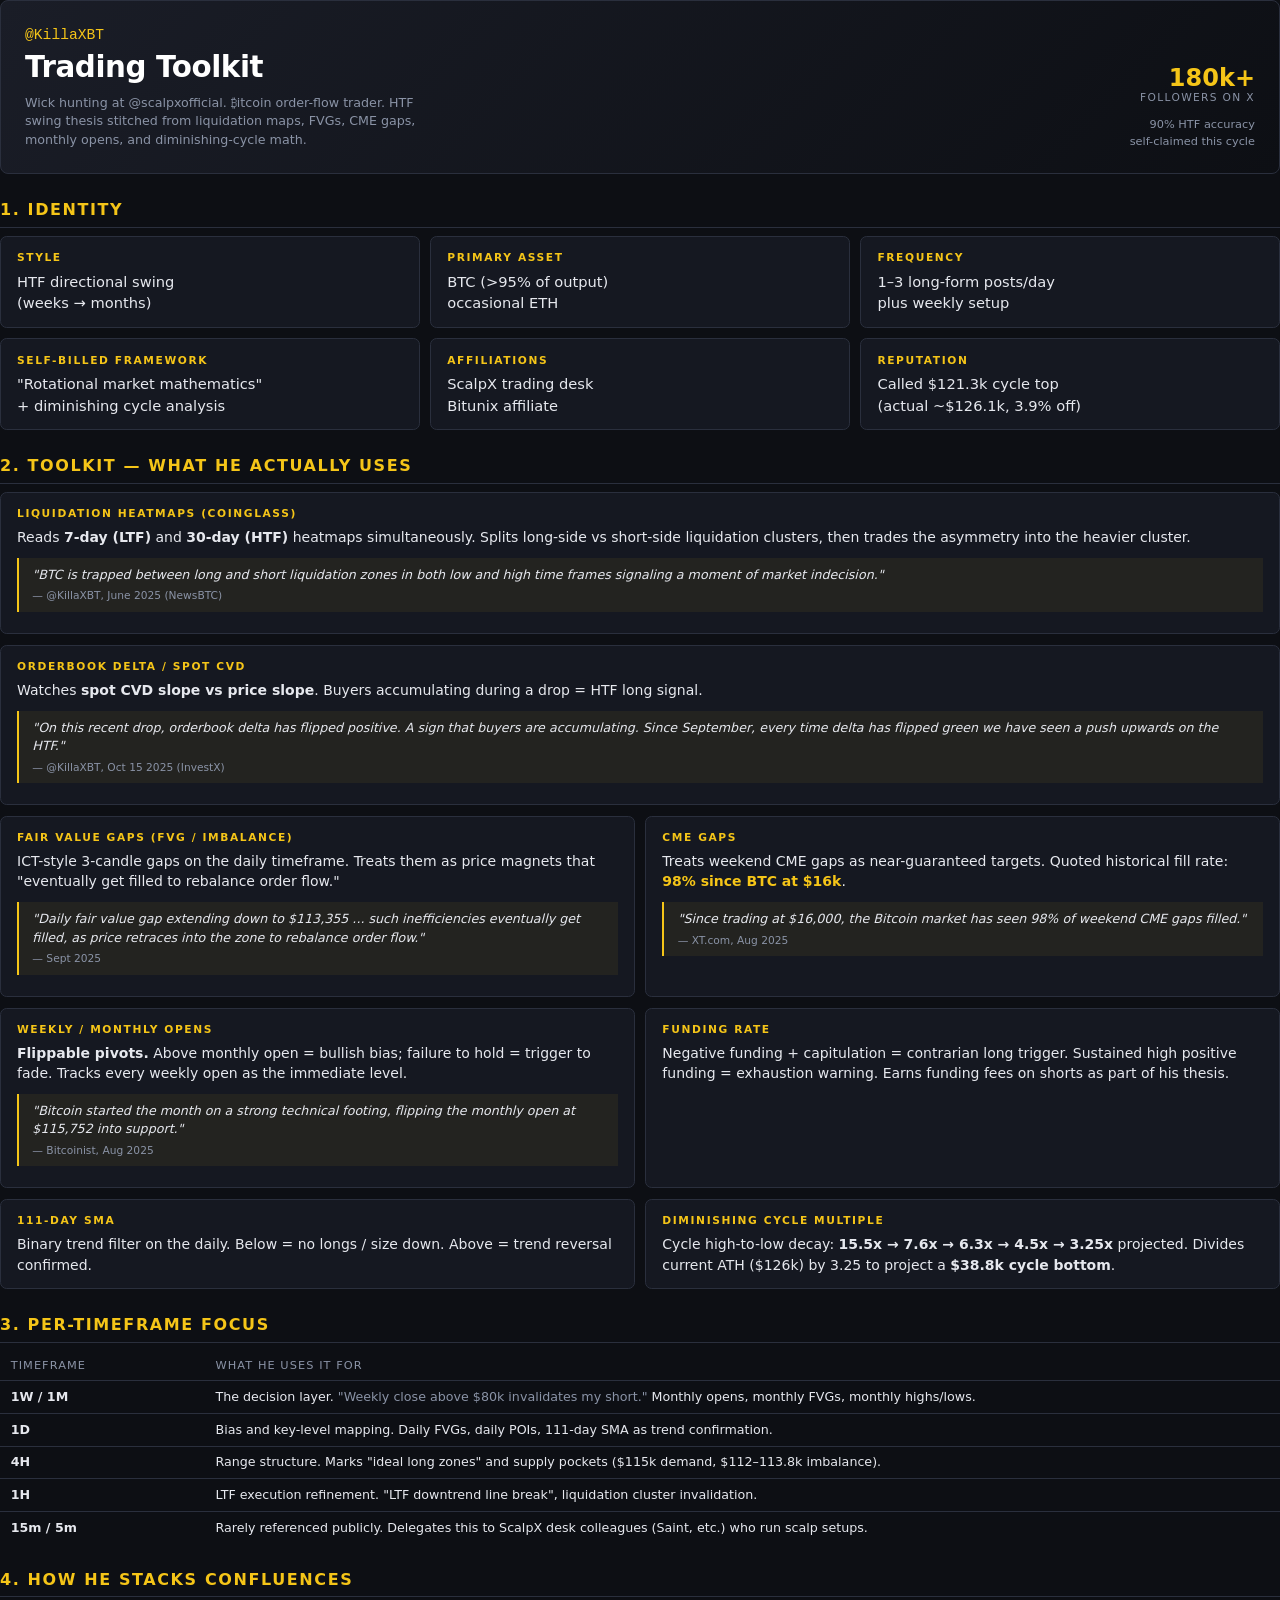
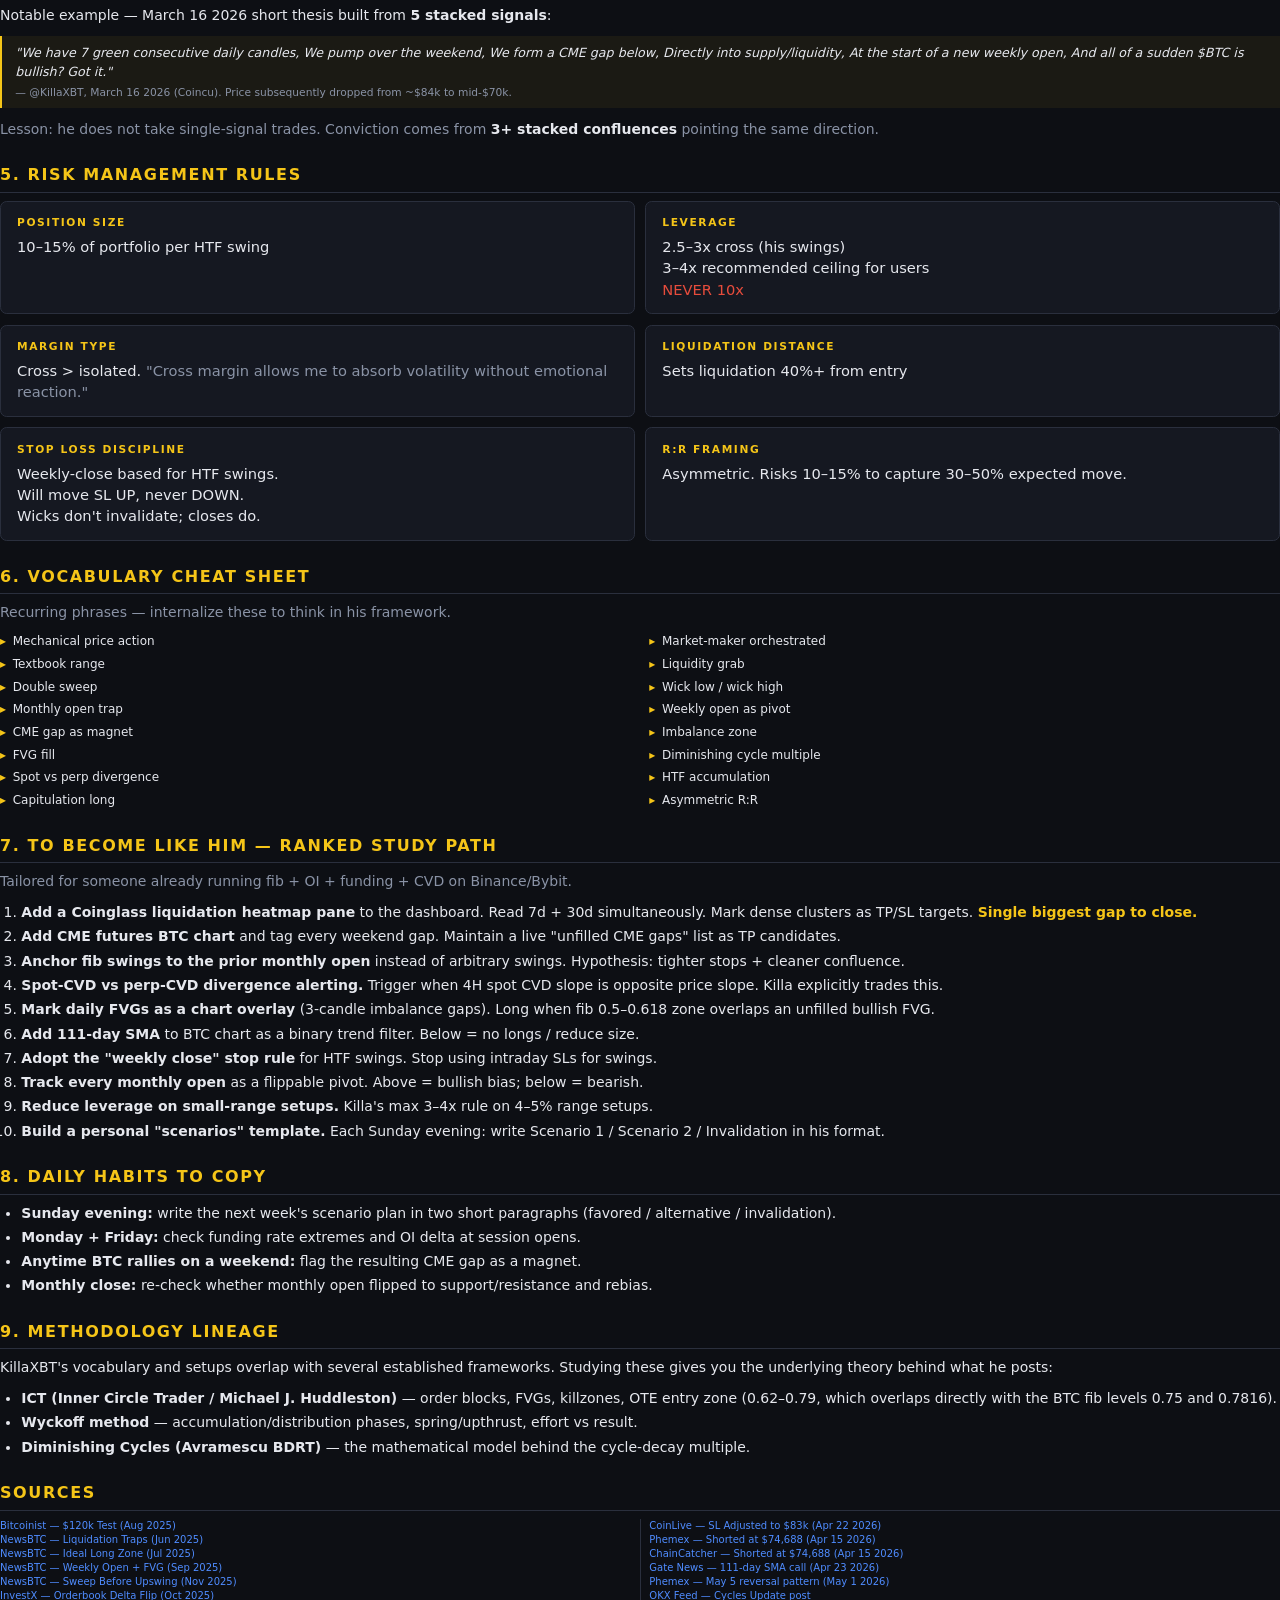
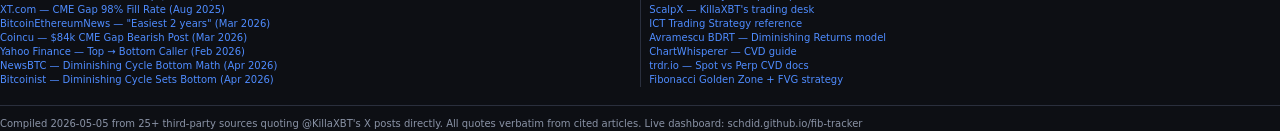
<file: pdf-src/killaxbt-toolkit.html>
<!doctype html>
<html lang="en">
<head>
<meta charset="utf-8" />
<title>KillaXBT — Trading Toolkit</title>
<style>
  @page {
    size: A4;
    margin: 14mm 14mm 16mm 14mm;
  }
  :root {
    --bg: #0d0f14;
    --panel: #151821;
    --border: #2a2f3d;
    --text: #e6e8ee;
    --muted: #8a93a6;
    --gold: #f5c518;
    --green: #2ecc71;
    --red: #e74c3c;
    --blue: #4f8cff;
  }
  * { box-sizing: border-box; }
  html, body { background: var(--bg); color: var(--text); margin: 0; padding: 0;
    font-family: -apple-system, BlinkMacSystemFont, "Helvetica Neue", system-ui, sans-serif;
    font-size: 10.5pt; line-height: 1.45; }
  .page { padding: 0; }
  h1 { font-size: 22pt; margin: 0 0 4pt; letter-spacing: -0.3pt; }
  h2 { font-size: 12pt; margin: 18pt 0 6pt; padding-bottom: 4pt;
    border-bottom: 1px solid var(--border); color: var(--gold);
    text-transform: uppercase; letter-spacing: 1.2pt; font-weight: 600; }
  h3 { font-size: 10.5pt; margin: 10pt 0 4pt; color: var(--text); font-weight: 600; }
  p, ul, ol, table { margin: 4pt 0 8pt; }
  ul, ol { padding-left: 16pt; }
  li { margin-bottom: 3pt; }
  .muted { color: var(--muted); }
  .gold { color: var(--gold); }
  .green { color: var(--green); }
  .red { color: var(--red); }
  .blue { color: var(--blue); }
  strong { color: var(--text); }

  /* Cover header */
  .cover {
    background: linear-gradient(135deg, #1a1d27 0%, #0d0f14 100%);
    padding: 18pt 18pt;
    border: 1px solid var(--border);
    border-radius: 6pt;
    margin-bottom: 14pt;
    display: flex; justify-content: space-between; align-items: flex-end;
  }
  .cover-l .handle { color: var(--gold); font-size: 11pt; font-family: "SF Mono", Menlo, monospace; }
  .cover-l h1 { color: #fff; }
  .cover-l .tagline { color: var(--muted); font-size: 9.5pt; margin-top: 4pt; max-width: 110mm; }
  .cover-r { text-align: right; color: var(--muted); font-size: 8.5pt; }
  .cover-r .followers { font-size: 18pt; color: var(--gold); font-weight: 700; line-height: 1; }
  .cover-r .followers-label { color: var(--muted); font-size: 8pt; letter-spacing: 1pt; text-transform: uppercase; }

  /* Cards */
  .grid {
    display: grid; gap: 8pt;
  }
  .grid-2 { grid-template-columns: 1fr 1fr; }
  .grid-3 { grid-template-columns: 1fr 1fr 1fr; }
  .card {
    background: var(--panel);
    border: 1px solid var(--border);
    border-radius: 5pt;
    padding: 10pt 12pt;
    page-break-inside: avoid;
  }
  .card .label {
    color: var(--gold); font-size: 8pt; letter-spacing: 1.2pt;
    text-transform: uppercase; margin-bottom: 4pt; font-weight: 600;
  }
  .card .value { font-size: 11pt; }
  .card p:last-child { margin-bottom: 0; }

  table { width: 100%; border-collapse: collapse; font-size: 9.5pt; }
  th, td { text-align: left; padding: 5pt 8pt; border-bottom: 1px solid var(--border); }
  th { color: var(--muted); font-weight: 500; font-size: 8.5pt;
    letter-spacing: 0.8pt; text-transform: uppercase; }
  tr:last-child td { border-bottom: none; }

  blockquote {
    border-left: 2px solid var(--gold);
    background: rgba(245, 197, 24, 0.06);
    margin: 6pt 0;
    padding: 6pt 10pt;
    color: var(--text);
    font-style: italic;
    font-size: 9.5pt;
  }
  blockquote .src { display: block; color: var(--muted); font-size: 8pt; margin-top: 3pt; font-style: normal; }

  .vocab {
    display: grid; grid-template-columns: 1fr 1fr; gap: 4pt 14pt;
  }
  .vocab span { font-size: 9pt; color: var(--text); }
  .vocab span::before { content: "▸"; color: var(--gold); margin-right: 5pt; }

  .footer {
    margin-top: 14pt; padding-top: 8pt;
    border-top: 1px solid var(--border);
    color: var(--muted); font-size: 7.5pt;
  }
  .sources { columns: 2; column-gap: 14pt; column-rule: 1px solid var(--border);
    font-size: 7.5pt; line-height: 1.4; color: var(--muted); }
  .sources a { color: var(--blue); text-decoration: none; word-break: break-word; }

  .page-break { page-break-after: always; }
  section { page-break-inside: avoid; }
  h2 { page-break-after: avoid; }
</style>
</head>
<body>
<div class="page">

  <!-- COVER HEADER -->
  <div class="cover">
    <div class="cover-l">
      <div class="handle">@KillaXBT</div>
      <h1>Trading Toolkit</h1>
      <div class="tagline">Wick hunting at @scalpxofficial. ₿itcoin order-flow trader. HTF swing thesis stitched from liquidation maps, FVGs, CME gaps, monthly opens, and diminishing-cycle math.</div>
    </div>
    <div class="cover-r">
      <div class="followers">180k+</div>
      <div class="followers-label">followers on X</div>
      <div style="margin-top: 8pt;">90% HTF accuracy<br/>self-claimed this cycle</div>
    </div>
  </div>

  <!-- SECTION 1: IDENTITY -->
  <section>
    <h2>1. Identity</h2>
    <div class="grid grid-3">
      <div class="card">
        <div class="label">Style</div>
        <div class="value">HTF directional swing<br/>(weeks → months)</div>
      </div>
      <div class="card">
        <div class="label">Primary asset</div>
        <div class="value">BTC (>95% of output)<br/>occasional ETH</div>
      </div>
      <div class="card">
        <div class="label">Frequency</div>
        <div class="value">1–3 long-form posts/day<br/>plus weekly setup</div>
      </div>
      <div class="card">
        <div class="label">Self-billed framework</div>
        <div class="value">"Rotational market mathematics"<br/>+ diminishing cycle analysis</div>
      </div>
      <div class="card">
        <div class="label">Affiliations</div>
        <div class="value">ScalpX trading desk<br/>Bitunix affiliate</div>
      </div>
      <div class="card">
        <div class="label">Reputation</div>
        <div class="value">Called $121.3k cycle top<br/>(actual ~$126.1k, 3.9% off)</div>
      </div>
    </div>
  </section>

  <!-- SECTION 2: TOOLKIT -->
  <section>
    <h2>2. Toolkit — what he actually uses</h2>

    <div class="card" style="margin-bottom: 8pt;">
      <div class="label">Liquidation heatmaps (Coinglass)</div>
      <p>Reads <strong>7-day (LTF)</strong> and <strong>30-day (HTF)</strong> heatmaps simultaneously. Splits long-side vs short-side liquidation clusters, then trades the asymmetry into the heavier cluster.</p>
      <blockquote>"BTC is trapped between long and short liquidation zones in both low and high time frames signaling a moment of market indecision."<span class="src">— @KillaXBT, June 2025 (NewsBTC)</span></blockquote>
    </div>

    <div class="card" style="margin-bottom: 8pt;">
      <div class="label">Orderbook delta / spot CVD</div>
      <p>Watches <strong>spot CVD slope vs price slope</strong>. Buyers accumulating during a drop = HTF long signal.</p>
      <blockquote>"On this recent drop, orderbook delta has flipped positive. A sign that buyers are accumulating. Since September, every time delta has flipped green we have seen a push upwards on the HTF."<span class="src">— @KillaXBT, Oct 15 2025 (InvestX)</span></blockquote>
    </div>

    <div class="grid grid-2">
      <div class="card">
        <div class="label">Fair Value Gaps (FVG / imbalance)</div>
        <p>ICT-style 3-candle gaps on the daily timeframe. Treats them as price magnets that "eventually get filled to rebalance order flow."</p>
        <blockquote>"Daily fair value gap extending down to $113,355 ... such inefficiencies eventually get filled, as price retraces into the zone to rebalance order flow."<span class="src">— Sept 2025</span></blockquote>
      </div>
      <div class="card">
        <div class="label">CME gaps</div>
        <p>Treats weekend CME gaps as near-guaranteed targets. Quoted historical fill rate: <strong class="gold">98% since BTC at $16k</strong>.</p>
        <blockquote>"Since trading at $16,000, the Bitcoin market has seen 98% of weekend CME gaps filled."<span class="src">— XT.com, Aug 2025</span></blockquote>
      </div>
      <div class="card">
        <div class="label">Weekly / monthly opens</div>
        <p><strong>Flippable pivots.</strong> Above monthly open = bullish bias; failure to hold = trigger to fade. Tracks every weekly open as the immediate level.</p>
        <blockquote>"Bitcoin started the month on a strong technical footing, flipping the monthly open at $115,752 into support."<span class="src">— Bitcoinist, Aug 2025</span></blockquote>
      </div>
      <div class="card">
        <div class="label">Funding rate</div>
        <p>Negative funding + capitulation = contrarian long trigger. Sustained high positive funding = exhaustion warning. Earns funding fees on shorts as part of his thesis.</p>
      </div>
      <div class="card">
        <div class="label">111-day SMA</div>
        <p>Binary trend filter on the daily. Below = no longs / size down. Above = trend reversal confirmed.</p>
      </div>
      <div class="card">
        <div class="label">Diminishing cycle multiple</div>
        <p>Cycle high-to-low decay: <strong>15.5x → 7.6x → 6.3x → 4.5x → 3.25x</strong> projected. Divides current ATH ($126k) by 3.25 to project a <strong>$38.8k cycle bottom</strong>.</p>
      </div>
    </div>
  </section>

  <div class="page-break"></div>

  <!-- SECTION 3: TIMEFRAMES -->
  <section>
    <h2>3. Per-timeframe focus</h2>
    <table>
      <thead><tr><th style="width: 16%;">Timeframe</th><th>What he uses it for</th></tr></thead>
      <tbody>
        <tr><td><strong>1W / 1M</strong></td><td>The decision layer. <span class="muted">"Weekly close above $80k invalidates my short."</span> Monthly opens, monthly FVGs, monthly highs/lows.</td></tr>
        <tr><td><strong>1D</strong></td><td>Bias and key-level mapping. Daily FVGs, daily POIs, 111-day SMA as trend confirmation.</td></tr>
        <tr><td><strong>4H</strong></td><td>Range structure. Marks "ideal long zones" and supply pockets ($115k demand, $112–113.8k imbalance).</td></tr>
        <tr><td><strong>1H</strong></td><td>LTF execution refinement. "LTF downtrend line break", liquidation cluster invalidation.</td></tr>
        <tr><td><strong>15m / 5m</strong></td><td>Rarely referenced publicly. Delegates this to ScalpX desk colleagues (Saint, etc.) who run scalp setups.</td></tr>
      </tbody>
    </table>
  </section>

  <!-- SECTION 4: SETUP STACK -->
  <section>
    <h2>4. How he stacks confluences</h2>
    <p>Notable example — March 16 2026 short thesis built from <strong>5 stacked signals</strong>:</p>
    <blockquote>"We have 7 green consecutive daily candles, We pump over the weekend, We form a CME gap below, Directly into supply/liquidity, At the start of a new weekly open, And all of a sudden $BTC is bullish? Got it."<span class="src">— @KillaXBT, March 16 2026 (Coincu). Price subsequently dropped from ~$84k to mid-$70k.</span></blockquote>
    <p class="muted" style="margin-top: 8pt;">Lesson: he does not take single-signal trades. Conviction comes from <strong>3+ stacked confluences</strong> pointing the same direction.</p>
  </section>

  <!-- SECTION 5: RISK -->
  <section>
    <h2>5. Risk management rules</h2>
    <div class="grid grid-2">
      <div class="card">
        <div class="label">Position size</div>
        <div class="value">10–15% of portfolio per HTF swing</div>
      </div>
      <div class="card">
        <div class="label">Leverage</div>
        <div class="value">2.5–3x cross (his swings)<br/>3–4x recommended ceiling for users<br/><span class="red">NEVER 10x</span></div>
      </div>
      <div class="card">
        <div class="label">Margin type</div>
        <div class="value">Cross > isolated. <span class="muted">"Cross margin allows me to absorb volatility without emotional reaction."</span></div>
      </div>
      <div class="card">
        <div class="label">Liquidation distance</div>
        <div class="value">Sets liquidation 40%+ from entry</div>
      </div>
      <div class="card">
        <div class="label">Stop loss discipline</div>
        <div class="value">Weekly-close based for HTF swings.<br/>Will move SL UP, never DOWN.<br/>Wicks don't invalidate; closes do.</div>
      </div>
      <div class="card">
        <div class="label">R:R framing</div>
        <div class="value">Asymmetric. Risks 10–15% to capture 30–50% expected move.</div>
      </div>
    </div>
  </section>

  <!-- SECTION 6: VOCABULARY -->
  <section>
    <h2>6. Vocabulary cheat sheet</h2>
    <p class="muted">Recurring phrases — internalize these to think in his framework.</p>
    <div class="vocab">
      <span>Mechanical price action</span>
      <span>Market-maker orchestrated</span>
      <span>Textbook range</span>
      <span>Liquidity grab</span>
      <span>Double sweep</span>
      <span>Wick low / wick high</span>
      <span>Monthly open trap</span>
      <span>Weekly open as pivot</span>
      <span>CME gap as magnet</span>
      <span>Imbalance zone</span>
      <span>FVG fill</span>
      <span>Diminishing cycle multiple</span>
      <span>Spot vs perp divergence</span>
      <span>HTF accumulation</span>
      <span>Capitulation long</span>
      <span>Asymmetric R:R</span>
    </div>
  </section>

  <div class="page-break"></div>

  <!-- SECTION 7: STUDY PATH -->
  <section>
    <h2>7. To become like him — ranked study path</h2>
    <p class="muted">Tailored for someone already running fib + OI + funding + CVD on Binance/Bybit.</p>
    <ol>
      <li><strong>Add a Coinglass liquidation heatmap pane</strong> to the dashboard. Read 7d + 30d simultaneously. Mark dense clusters as TP/SL targets. <strong class="gold">Single biggest gap to close.</strong></li>
      <li><strong>Add CME futures BTC chart</strong> and tag every weekend gap. Maintain a live "unfilled CME gaps" list as TP candidates.</li>
      <li><strong>Anchor fib swings to the prior monthly open</strong> instead of arbitrary swings. Hypothesis: tighter stops + cleaner confluence.</li>
      <li><strong>Spot-CVD vs perp-CVD divergence alerting.</strong> Trigger when 4H spot CVD slope is opposite price slope. Killa explicitly trades this.</li>
      <li><strong>Mark daily FVGs as a chart overlay</strong> (3-candle imbalance gaps). Long when fib 0.5–0.618 zone overlaps an unfilled bullish FVG.</li>
      <li><strong>Add 111-day SMA</strong> to BTC chart as a binary trend filter. Below = no longs / reduce size.</li>
      <li><strong>Adopt the "weekly close" stop rule</strong> for HTF swings. Stop using intraday SLs for swings.</li>
      <li><strong>Track every monthly open</strong> as a flippable pivot. Above = bullish bias; below = bearish.</li>
      <li><strong>Reduce leverage on small-range setups.</strong> Killa's max 3–4x rule on 4–5% range setups.</li>
      <li><strong>Build a personal "scenarios" template.</strong> Each Sunday evening: write Scenario 1 / Scenario 2 / Invalidation in his format.</li>
    </ol>
  </section>

  <!-- SECTION 8: HABITS -->
  <section>
    <h2>8. Daily habits to copy</h2>
    <ul>
      <li><strong>Sunday evening:</strong> write the next week's scenario plan in two short paragraphs (favored / alternative / invalidation).</li>
      <li><strong>Monday + Friday:</strong> check funding rate extremes and OI delta at session opens.</li>
      <li><strong>Anytime BTC rallies on a weekend:</strong> flag the resulting CME gap as a magnet.</li>
      <li><strong>Monthly close:</strong> re-check whether monthly open flipped to support/resistance and rebias.</li>
    </ul>
  </section>

  <!-- SECTION 9: METHODOLOGY OVERLAP -->
  <section>
    <h2>9. Methodology lineage</h2>
    <p>KillaXBT's vocabulary and setups overlap with several established frameworks. Studying these gives you the underlying theory behind what he posts:</p>
    <ul>
      <li><strong>ICT (Inner Circle Trader / Michael J. Huddleston)</strong> — order blocks, FVGs, killzones, OTE entry zone (0.62–0.79, which overlaps directly with the BTC fib levels 0.75 and 0.7816).</li>
      <li><strong>Wyckoff method</strong> — accumulation/distribution phases, spring/upthrust, effort vs result.</li>
      <li><strong>Diminishing Cycles (Avramescu BDRT)</strong> — the mathematical model behind the cycle-decay multiple.</li>
    </ul>
  </section>

  <!-- SOURCES -->
  <section>
    <h2>Sources</h2>
    <div class="sources">
      <a href="https://bitcoinist.com/bitcoin-bulls-in-control-120000-test-run-toward-ath">Bitcoinist — $120k Test (Aug 2025)</a><br/>
      <a href="https://www.tradingview.com/news/newsbtc:cde896c5d094b:0-bitcoin-in-stalemate-with-liquidation-traps-on-both-sides-of-the-market/">NewsBTC — Liquidation Traps (Jun 2025)</a><br/>
      <a href="https://www.tradingview.com/news/newsbtc:2b1b0a8bd094b:0-bitcoin-bulls-gain-traction-from-ideal-long-zone-2-scenarios-for-the-week-ahead/">NewsBTC — Ideal Long Zone (Jul 2025)</a><br/>
      <a href="https://www.tradingview.com/news/newsbtc:4ca45765c094b:0-bitcoin-tests-weekly-open-as-113-300-fair-value-gap-looms-what-it-means/">NewsBTC — Weekly Open + FVG (Sep 2025)</a><br/>
      <a href="https://www.tradingview.com/news/newsbtc:55641d0e9094b:0-bitcoin-market-structure-signals-potential-sweep-before-upswing-details/">NewsBTC — Sweep Before Upswing (Nov 2025)</a><br/>
      <a href="https://investx.fr/en/crypto-news/bitcoin-on-the-verge-of-exploding-to-new-ath-the-signal-that-never-fails/">InvestX — Orderbook Delta Flip (Oct 2025)</a><br/>
      <a href="https://www.xt.com/en/blog/post/bitcoin-8-below-cme-gap-ahead-of-monthly-close-will-history-repeat">XT.com — CME Gap 98% Fill Rate (Aug 2025)</a><br/>
      <a href="https://bitcoinethereumnews.com/bitcoin/bitcoin-whale-activity-hits-six-year-high-as-retail-participation-stays-near-cycle-lows/">BitcoinEthereumNews — "Easiest 2 years" (Mar 2026)</a><br/>
      <a href="https://coincu.com/markets/bitcoin-84000-cme-gap/">Coincu — $84k CME Gap Bearish Post (Mar 2026)</a><br/>
      <a href="https://finance.yahoo.com/news/analyst-nailed-bitcoin-price-top-180733566.html">Yahoo Finance — Top → Bottom Caller (Feb 2026)</a><br/>
      <a href="https://www.tradingview.com/news/newsbtc:a5832a4ca094b:0-analyst-who-called-bitcoin-s-top-correctly-now-predicting-the-bottom/">NewsBTC — Diminishing Cycle Bottom Math (Apr 2026)</a><br/>
      <a href="https://bitcoinist.com/bitcoin-top-above-120000/">Bitcoinist — Diminishing Cycle Sets Bottom (Apr 2026)</a><br/>
      <a href="https://www.coinlive.com/id/news-flash/1094321">CoinLive — SL Adjusted to $83k (Apr 22 2026)</a><br/>
      <a href="https://phemex.com/news/article/trader-killa-shorts-bitcoin-at-74688-sets-stoploss-at-80000-73299">Phemex — Shorted at $74,688 (Apr 15 2026)</a><br/>
      <a href="https://www.chaincatcher.com/en/article/2258782">ChainCatcher — Shorted at $74,688 (Apr 15 2026)</a><br/>
      <a href="https://www.gate.com/news/detail/trader-killa-says-bitcoin-needs-to-hold-above-111-day-sma-to-confirm-trend-20528346">Gate News — 111-day SMA call (Apr 23 2026)</a><br/>
      <a href="https://phemex.com/news/article/trader-highlights-bitcoins-monthly-reversal-pattern-on-5th-77848">Phemex — May 5 reversal pattern (May 1 2026)</a><br/>
      <a href="https://www.okx.com/en-ae/feed/post/57265338760384">OKX Feed — Cycles Update post</a><br/>
      <a href="https://scalpxtrades.com/">ScalpX — KillaXBT's trading desk</a><br/>
      <a href="https://signalwavesai.com/articles/ict-trading-strategy">ICT Trading Strategy reference</a><br/>
      <a href="https://www.avramescu.net/bitcoins-diminishing-monthly-returns-a-decade-ahead/">Avramescu BDRT — Diminishing Returns model</a><br/>
      <a href="https://chartwhisperer.ca/blog/cumulative-volume-delta-cvd-crypto-trading-guide">ChartWhisperer — CVD guide</a><br/>
      <a href="https://docs.trdr.io/key-features-and-indicators/volume-indicators/cumulative-volume-delta-cvd">trdr.io — Spot vs Perp CVD docs</a><br/>
      <a href="https://bullcryptosignals.com/blog/fibonacci-golden-zone-fair-value-gap-strategy/">Fibonacci Golden Zone + FVG strategy</a>
    </div>
  </section>

  <div class="footer">
    Compiled 2026-05-05 from 25+ third-party sources quoting @KillaXBT's X posts directly.
    All quotes verbatim from cited articles. Live dashboard: schdid.github.io/fib-tracker
  </div>

</div>
</body>
</html>
</file>
